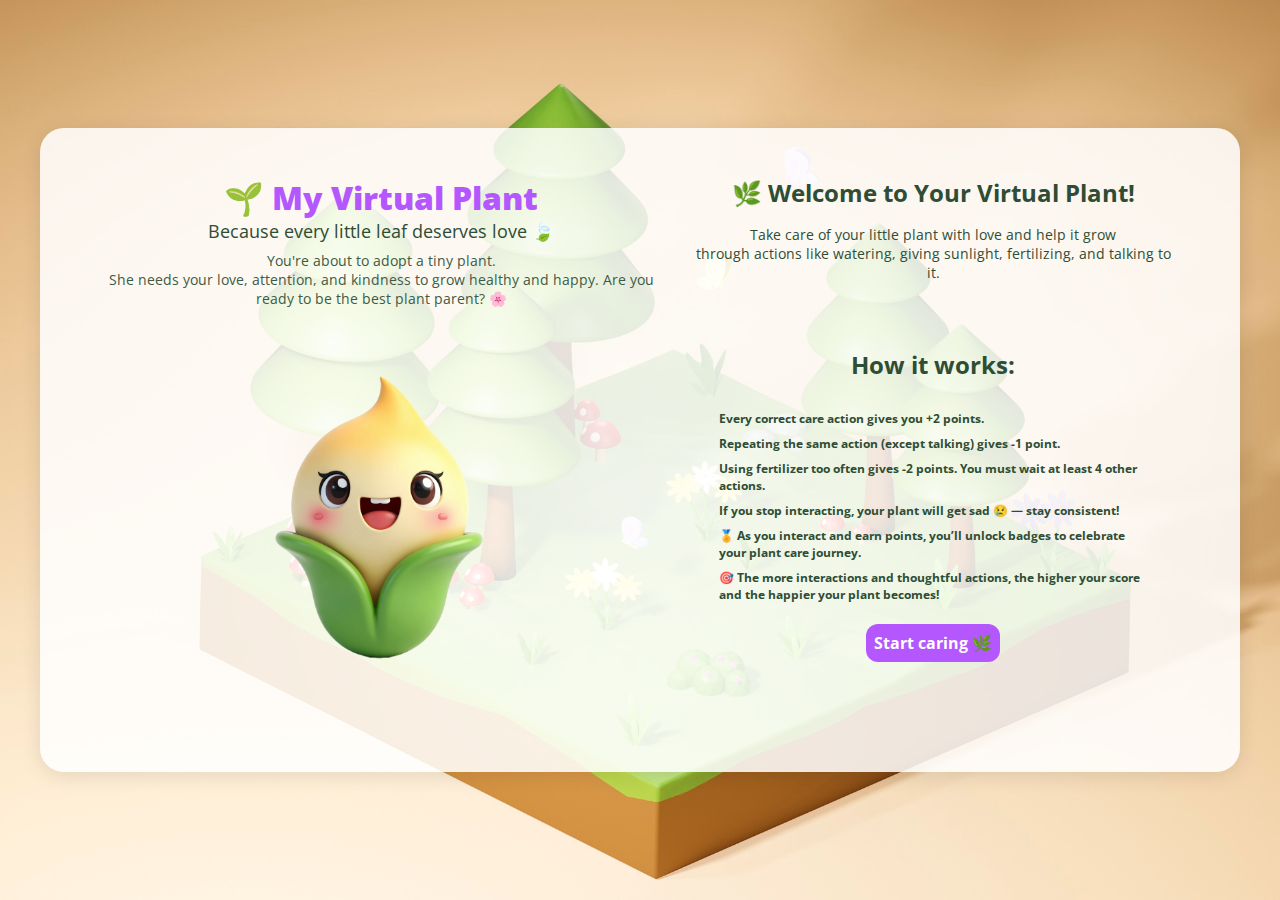
<file: index.html>
<!DOCTYPE html>
<html lang="en">

<head>
    <meta charset="UTF-8" />
    <meta name="viewport" content="width=device-width, initial-scale=1.0" />
    <title>My Virtual Plant </title>
    <link rel="stylesheet" href="./styles.css" />
    <link rel="icon" type="image/png" href="./assets/img/favicon.ico" />
    <link rel="preconnect" href="https://fonts.googleapis.com">
    <link rel="preconnect" href="https://fonts.gstatic.com" crossorigin>
    <link href="https://fonts.googleapis.com/css2?family=Open+Sans:ital,wght@0,300..800;1,300..800&display=swap"
        rel="stylesheet">

</head>

<body>

    <!-- Container to center content on screen -->
    <div class="intro-container">
        <div>
            <!-- Title -->
            <h1 class="brand-title fade-in">🌱 My Virtual Plant</h1>

            <!-- Subtitle or slogan -->
            <p class="intro-slogan fade-in">Because every little leaf deserves love 🍃</p>

            <!-- Intro content section -->
            <section id="intro-section" class="fade-in">

                <!-- Welcome message -->
                <p class="intro-story">
                    You're about to adopt a tiny plant. <br> She needs your love, attention, and kindness to grow
                    healthy and
                    happy.
                    Are you ready to be the best plant parent? 🌸
                </p>

                <!-- Initial plant image (seed stage) -->
                <img src="assets/img/0.png" alt="Tiny seed stage" class="intro-image" />
        </div>
        <!-- Care Intructions -->
        <div class="intro-rules">
            <h2>🌿 Welcome to Your Virtual Plant!</h2>
            <p>Take care of your little plant with love and help it grow<br> through actions like watering, giving
                sunlight,
                fertilizing, and talking to it.</p> <br><br><br>

            <h2>How it works:</h2>
            <ul>
                <li>Every correct care action gives you +2 points.</li>
                <li>Repeating the same action (except talking) gives -1 point.</li>
                <li>Using fertilizer too often gives -2 points. You must wait at least 4 other actions.</li>
                <li>If you stop interacting, your plant will get sad 😢 — stay consistent!</li>
                <li>🏅 As you interact and earn points, you’ll unlock badges to celebrate your plant care journey.</li>
                <li>🎯 The more interactions and thoughtful actions, the higher your score and the happier your plant
                    becomes!
                </li>

            </ul>

            <!-- Button to move to the main interaction -->
            <a href="./plant.html" class="btn-start fade-in">Start caring 🌿</a>
        </div>

        </section>

    </div>

</body>

</html>
</file>
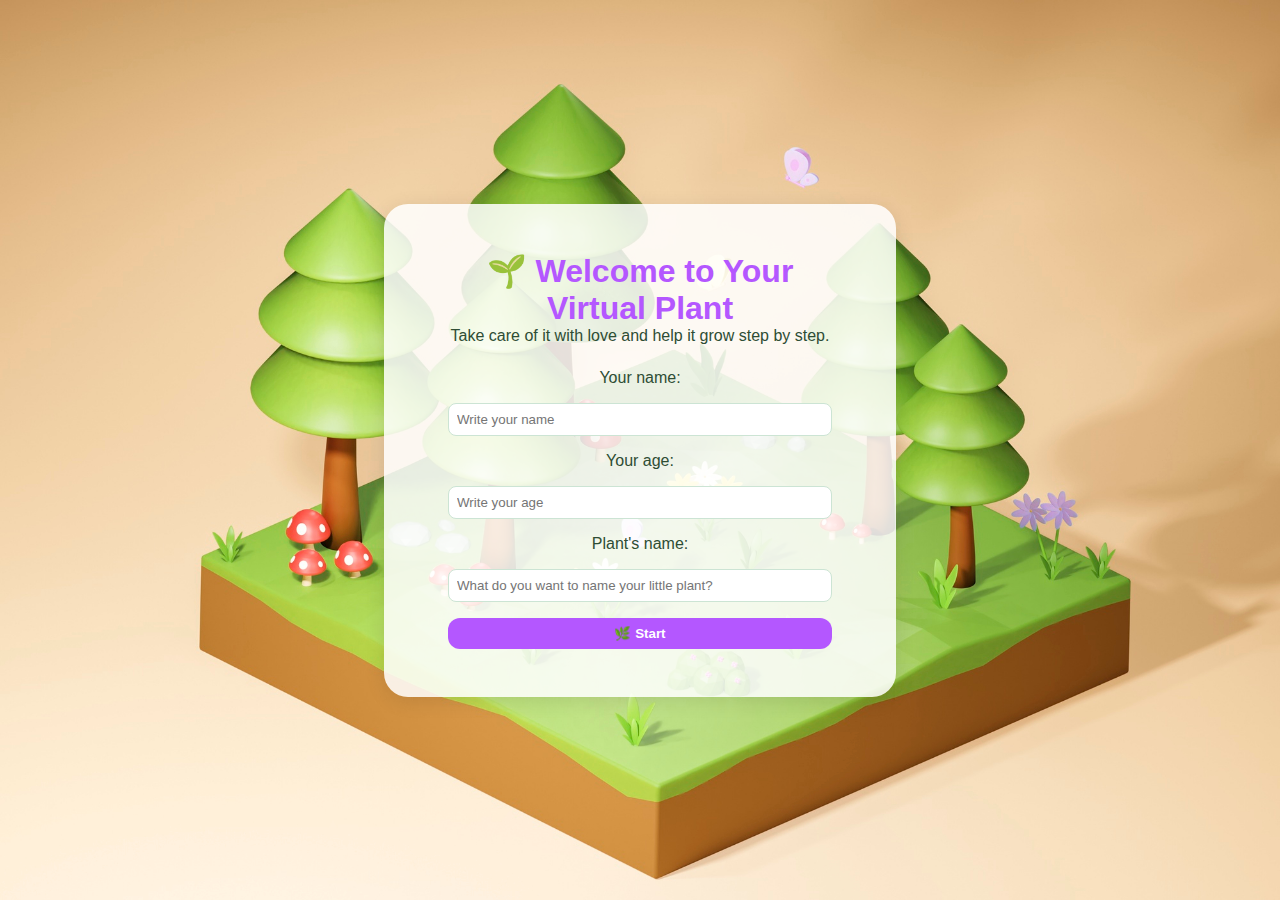
<file: plant.html>
<!DOCTYPE html>
<html lang="en">

<head>
    <meta charset="UTF-8" />
    <meta name="viewport" content="width=device-width, initial-scale=1.0" />
    <title>Your Virtual Plant</title>
    <link rel="stylesheet" href="./styles.css" />
    <link rel="icon" type="image/png" href="./assets/img/favicon.ico" />
</head>

<body>

    <!-- Welcome Screen -->
    <section id="welcome-screen">
        <h1>🌱 Welcome to Your Virtual Plant</h1>
        <p>Take care of it with love and help it grow step by step.</p>

        <form id="user-form">
            <label for="ownerName">Your name:</label>
            <input type="text" id="ownerName" placeholder="Write your name" required />

            <label for="ownerAge">Your age:</label>
            <input type="number" id="ownerAge" placeholder="Write your age" required />

            <label for="plantName">Plant's name:</label>
            <input type="text" id="plantName" placeholder="What do you want to name your little plant?" required />

            <button type="submit">🌿 Start</button>
        </form>
    </section>

    <!-- Loading Spinner -->
    <section id="loading-screen" style="display: none;">
        <div class="spinner"></div>
        <p>Loading your plant... 🌿</p>
    </section>

    <!-- Main Interaction Screen -->
    <div class="container-care-plant hidden">
        <section id="main-screen" class="plant-layout">
            <div id="main-layout">

                <!-- Left side: interaction -->
                <div id="interaction-container">
                    <h2>Hello <span id="user-name"></span> 👋</h2>
                    <p>Age: <span id="user-age"></span> years old</p>
                    <h3>This is your plant: <strong id="plant-name"></strong> 🪴</h3>

                    <!-- Care buttons -->
                    <div id="care-actions">
                        <button id="btn-water">💧 Water</button>
                        <button id="btn-sun">☀️ Give Sun</button>
                        <button id="btn-fertilizer">🌿 Fertilize</button>
                        <button id="btn-talk">🗣️ Talk nicely</button>
                    </div>
                </div>
            </div>

            <!-- Badge collection section -->
            <div id="badge-section">
                <h4>🏅 Achievements Unlocked:</h4>
                <ul id="badge-list"></ul>
            </div>
        </section>

        <!-- Right side: plant image -->
        <section class="right-size">
            <div id="plant-container">
                <img id="plant-image" src="assets/img/0.png" alt="Your virtual plant" />
                <div id="plant-shadow"></div>
                <p>🌟 Score: <span id="score-display">0</span></p>
            </div>

            <div id="progress">
                <p>Interactions: <span id="interaction-count">0</span></p>
                <p>Current stage: <span id="current-stage">Baby 🌱</span></p>
                <div id="care-message"></div>

                <!-- Progress Bar -->
                <div class="progress-bar-container">
                    <div id="progress-bar" class="progress-bar-fill"></div>
                </div>
            </div>

            <!-- Reset Button -->
            <div class="Reset-container">
                <div>
                    <button id="btn-reset">🗑️</button>
                </div>
                <div>
                    <p> Clear data and start again</p>
                </div>
            </div>
        </section>
    </div>

    <!-- Badge Unlock Popup -->
    <div id="badge-popup" class="hidden">
        <div class="badge-card">
            <p id="badge-icon">🏅</p>
            <h3 id="badge-title">New Badge</h3>
            <p id="badge-description">Congrats! You’ve unlocked a badge!</p>
        </div>
    </div>

    <script src="./script.js"></script>
</body>

</html>
</file>
<file: styles.css>
/* RESET GENERAL */
* {
    margin: 0;
    padding: 0;
    box-sizing: border-box;
}

body {
    margin: 0;
    padding: 0;
    background-image: url(./assets/img/Background2.jpg);
    background-repeat: no-repeat;
    background-size: cover;
    color: #2e4d34;
    min-height: 100vh;
    display: flex;
    align-items: center;
    justify-content: space-around;
    font-family: Open Sans, sans-serif;
}

/* CONTENEDORES GENERALES */
main,
#welcome-screen,
#loading-screen,
#intro-screen {
    background-color: #ffffffda;
    border-radius: 1.5rem;
    box-shadow: 0 4px 20px rgba(0, 0, 0, 0.1);
    padding: 3rem 4rem;
    width: 40%;
    text-align: center;
    margin: 2rem auto;
}

h3 {
    margin-top: 2rem;
    margin-bottom: 2rem;
}

#main-screen {
    width: 500px;
    display: block !important;
    ;
}

.right-size {
    width: 27rem;
    display: flex;
    flex-direction: column;
    align-items: center;
    gap: 1rem;
    background-color: #ffffffd4;
    border-radius: 20px;
}

/* PANEL IZQUIERDO: INFO Y BOTONES */
.left-panel {
    display: flex;
    flex-direction: column;
    gap: 1rem;
    text-align: left;
}

/* PLANT CONTAINER: IMAGEN DERECHA + ANIMACIÓN */
#plant-container {
    max-width: 200px;
    animation: float 3s ease-in-out infinite;
    display: flex;
    flex-direction: column;
    align-items: center;
}

.right-size div p,
#score-display {
    color: #2d6a4f;
    font-weight: bold;
}

h1 {
    font-weight: 800;
    color: #b457ff;
}

@keyframes float {
    0% {
        transform: translateY(0);
    }

    50% {
        transform: translateY(-10px);
    }

    100% {
        transform: translateY(0);
    }
}

#plant-shadow {
    width: 110px;
    height: 25px;
    background: radial-gradient(ellipse at center, #000000b2, transparent);
    border-radius: 50%;
    margin-top: -10px;
    animation: shadowPulse 3s ease-in-out infinite;
    filter: blur(4px);
    /* 👇 Centro horizontalmente la sombra */
    align-self: center;
}


@keyframes shadowPulse {

    0%,
    100% {
        transform: scale(1);
        opacity: 0.5;
    }

    50% {
        transform: scale(1.1);
        opacity: 0.3;
    }
}

#plant-image {
    height: 22rem;
    width: 20rem;
    transition: transform 0.3s ease;
}

#plant-image:hover {
    transform: scale(1.05);
}

/* FORMULARIO */
form {
    margin-top: 1.5rem;
    display: flex;
    flex-direction: column;
    gap: 1rem;
}

input {
    padding: 0.5rem;
    border-radius: 0.5rem;
    border: 1px solid #cce4d4;
}

/* BOTONES */
button,
.btn-start {
    background-color: #b457ff;
    color: #fff;
    border: none;
    padding: 0.5rem;
    border-radius: 0.75rem;
    cursor: pointer;
    font-weight: bold;
    transition: background-color 0.3s;
    text-decoration: none;
    text-align: center;
}

button:hover,
.btn-start:hover {
    background-color: #6da57f;
}

.Reset-container {
    color: #b457ff;
    gap: 0.5rem;
    display: flex;
    justify-content: center;
    align-items: center;
    border-radius: 50px;
    height: 2.4rem;
    width: 12rem;
}

.Reset-container div p {
    font-size: 10px;
}

#btn-reset:hover {
    background-color: #e58888;
}

/* SPINNER */
.spinner {
    border: 8px solid #eee;
    border-top: 8px solid #5f9e5f;
    border-radius: 50%;
    width: 60px;
    height: 60px;
    animation: spin 1s linear infinite;
    margin: 40px auto;
}

@keyframes spin {
    0% {
        transform: rotate(0deg);
    }

    100% {
        transform: rotate(360deg);
    }
}

.container-care-plant {
    display: flex;
    color: #fff;
    gap: 6rem;
}

/* BOTONES DE CUIDADO */
#care-actions {
    display: flex;
    flex-direction: column;
    gap: 0.75rem;
    margin-bottom: 1rem;
}

#care-actions button {
    background-color: #b457ff;
    color: #ffffff;
}

/* MENSAJE DE CUIDADO */
#care-message {
    margin: 1rem 0;
    font-style: italic;
    font-size: 1rem;
}

/* INFORMACIÓN DE PROGRESO */
#progress {
    font-size: 0.95rem;
    color: #555;
    margin-top: 1rem;
}

/* INTRO PAGE */
.intro-container {
    max-width: 1200px;
    background-color: #ffffffda;
    border-radius: 1.5rem;
    padding: 3rem 4rem;
    box-shadow: 0 4px 20px rgba(0, 0, 0, 0.1);
    text-align: center;
    display: flex;
    flex-direction: row;
    margin: 2rem auto;
    gap: 2rem;
}

.intro-slogan {
    font-size: 1.1rem;
    margin-bottom: 0.5rem;
}

.intro-story {
    font-size: 0.9rem;
    color: #3c5b44;
    margin-bottom: 0.5rem;
}

.intro-image {
    height: 24rem;
    margin: 1rem auto;
    display: block;
}

.intro-rules ul {
    list-style: none;
    padding: 0;
    margin: 1.8rem;
    font-size: 12px;
    text-align: start;
}

.intro-rules li {
    margin-bottom: 0.5rem;
    font-weight: bold;
}

.intro-rules P {
    margin-top: 1rem;
    text-align: center;
    font-size: 14px;
}

#user-name {
    color: #b457ff;
}

#interaction-container p {
    color: #589765;
    font-weight: 500;
}

/* Badge section */
#badge-section {
    margin-top: 4rem;
    padding: 1rem;
    background-color: #f0fdf4;
    border-radius: 1rem;
    text-align: left;
    width: 100%;
    height: 42.5%;
    font-size: 1rem;
    color: #2f5f44;
}

#badge-section h4 {
    font-size: 1rem;
    font-weight: 900;
    color: #b457ff;
    margin-bottom: 0.5rem;
}

#badge-list {
    list-style: none;
    padding-left: 1rem;
    text-shadow: 2px 2px 4px #b457ff;
}

.badge {
    padding: 0.4rem;
    margin: 0.3rem 0;
    border-radius: 0.5rem;
    font-weight: bold;
    transition: all 0.3s ease;
}

.badge.unlocked {
    background-color: #d9fdd3;
    color: #2d6a4f;
    border-left: 4px solid #4caf50;
}

.badge.locked {
    background-color: #f0f0f0;
    color: #999;
    font-style: italic;
    border-left: 4px solid #ccc;
}

/* Badge Popup */
#badge-popup {
    position: fixed;
    top: 50%;
    left: 50%;
    transform: translate(-50%, -50%);
    z-index: 1000;
    padding: 20px 30px;
    border-radius: 15px;
    text-align: center;
    width: 300px;
    max-width: 90vw;
    transition: opacity 0.3s ease;
}

.badge-card {
    background: #ffffff;
    padding: 2rem;
    border-radius: 1.5rem;
    text-align: center;
    box-shadow: 0 0 25px #00000033;
    animation: popUp 0.5s ease-in-out;
    max-width: 300px;
    width: 90%;
}

.badge-card h3 {
    margin-top: 0.5rem;
    color: #2e4d34;
}

.badge-card p {
    font-size: 1.2rem;
}

@keyframes popUp {
    0% {
        transform: scale(0.5);
        opacity: 0;
    }

    100% {
        transform: scale(1);
        opacity: 1;
    }
}

/* UTILIDADES */
.hidden {
    display: none;
}

.fade-in {
    animation: fadeIn 0.5s ease-in-out;
}

@keyframes fadeIn {
    from {
        opacity: 0;
    }

    to {
        opacity: 1;
    }
}

.badge-container {
    margin-bottom: 1rem;
}

.badge-info {
    display: flex;
    align-items: center;
    gap: 0.5rem;
    font-weight: bold;
    margin-bottom: 0.3rem;
}

.progress-bar {
    width: 100%;
    height: 12px;
    background-color: #e0e0e0;
    border-radius: 8px;
    overflow: hidden;
}

.progress-fill {
    height: 100%;
    background-color: #88c399;
    width: 0%;
    transition: width 0.4s ease-in-out;
    border-radius: 8px;
}

.progress-bar-container {
    width: 100%;
    background-color: #d0e6d0;
    border-radius: 1rem;
    overflow: hidden;
    height: 20px;
    margin-top: 0.5rem;
    box-shadow: inset 0 0 5px #0000001a;
}

.progress-bar-fill {
    height: 100%;
    background: linear-gradient(to right, #7dd87d, #a0f0a0);
    width: 0%;
    transition: width 0.5s ease-in-out;
}


/* RESPONSIVE MEDIA QUERIES */
@media (max-width: 1024px) {

    main,
    #welcome-screen,
    #loading-screen,
    #intro-screen,
    #main-screen {
        width: 80%;
        padding: 2rem;
    }

    .right-size {
        width: 90%;
        margin-top: 2rem;
    }

    .container-care-plant {
        flex-direction: column;
        align-items: center;
    }
}

@media (max-width: 768px) {
    body {
        flex-direction: column;
        justify-content: flex-start;
        padding: 1rem;
    }

    .intro-container,
    #main-screen,
    #welcome-screen,
    #loading-screen,
    #intro-screen {
        width: 100%;
        padding: 1.5rem;
    }

    #plant-container {
        margin-top: 2rem;
        max-width: 90%;
    }

    #plant-image {
        height: 18rem;
        width: auto;
    }

    .Reset-container {
        width: 100%;
        justify-content: center;
    }

    #care-actions {
        flex-direction: row;
        flex-wrap: wrap;
        justify-content: center;
    }

    #care-actions button {
        flex: 1 1 45%;
        margin: 0.25rem;
    }

    #badge-section {
        width: 100%;
    }

    .intro-image {
        height: auto;
        width: 100%;
    }

    .intro-container {
        flex-direction: column;
    }
}

@media (max-width: 480px) {
    .badge-card {
        width: 90%;
        padding: 1rem;
    }

    #plant-image {
        height: 14rem;
    }

    .progress-bar-fill,
    .progress-bar {
        height: 10px;
    }

    h1 {
        font-size: 1.5rem;
    }

    h3 {
        font-size: 1.2rem;
    }
}
</file>
